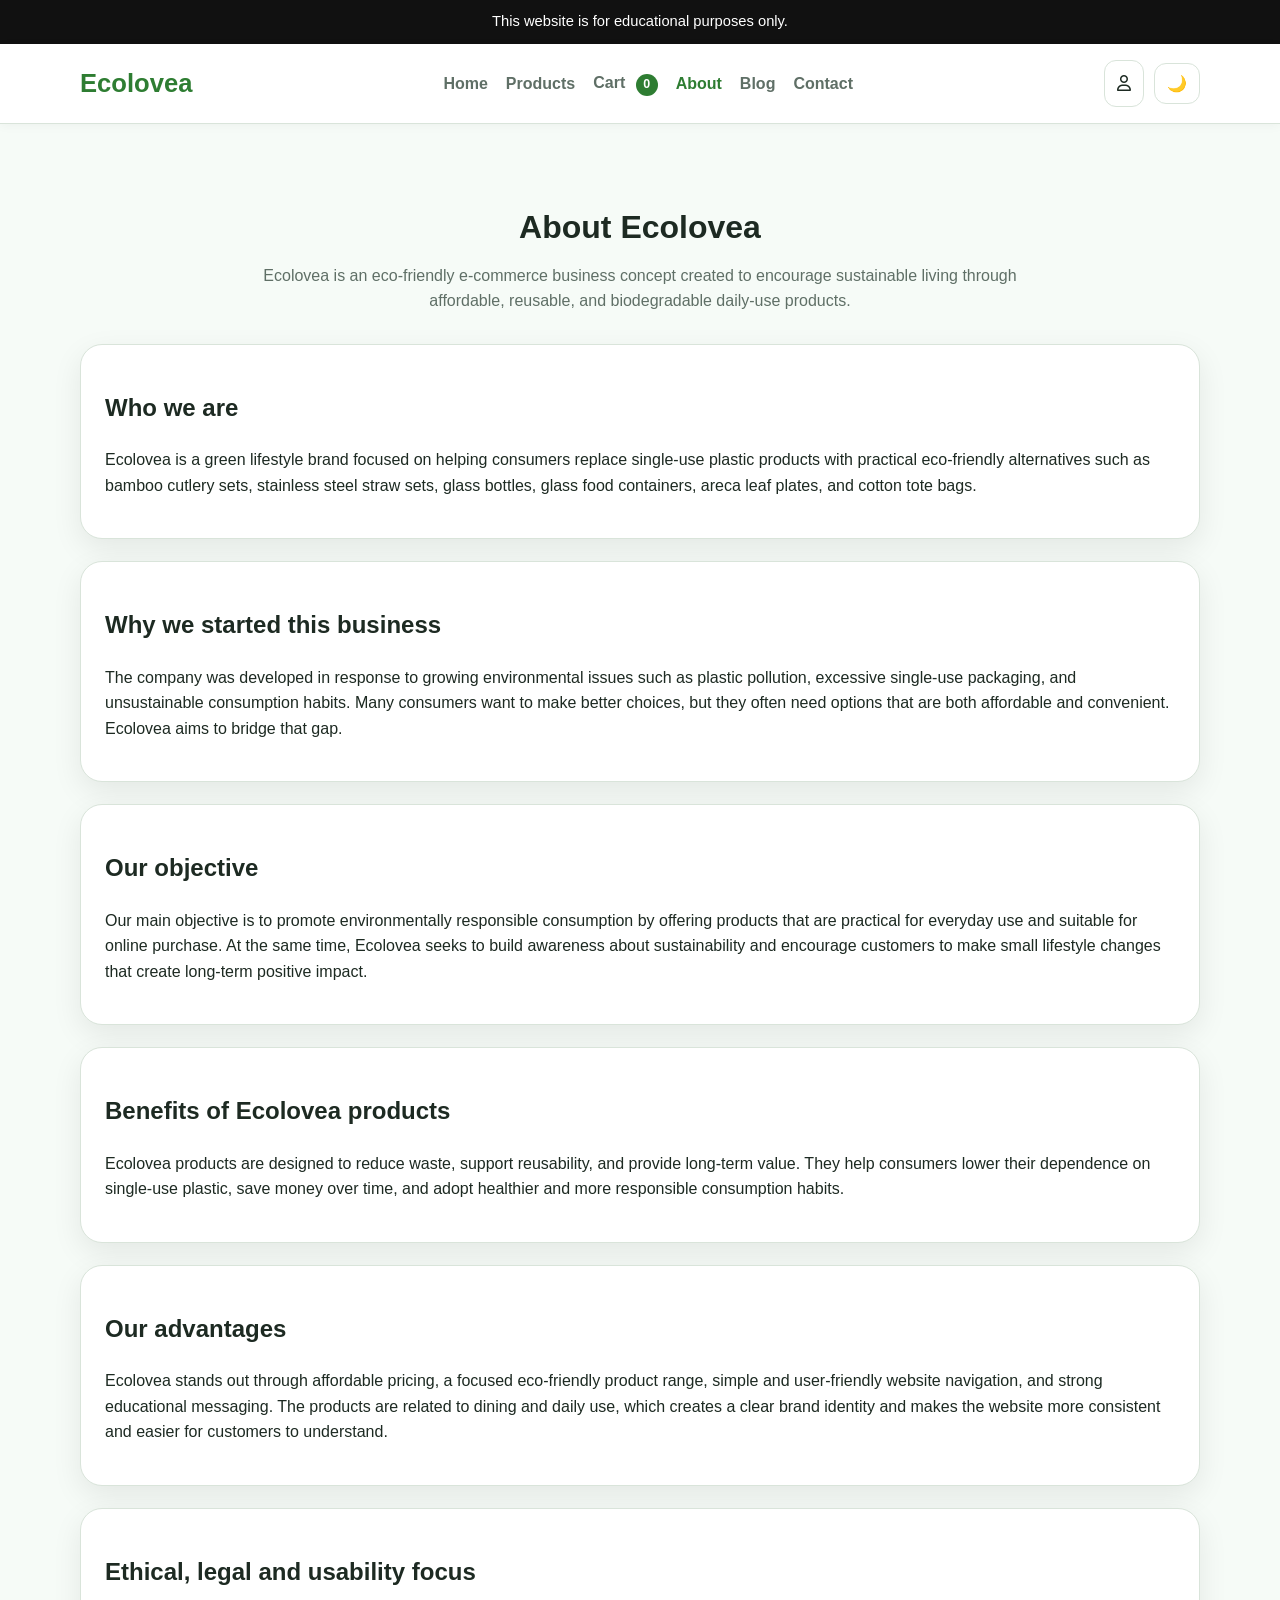
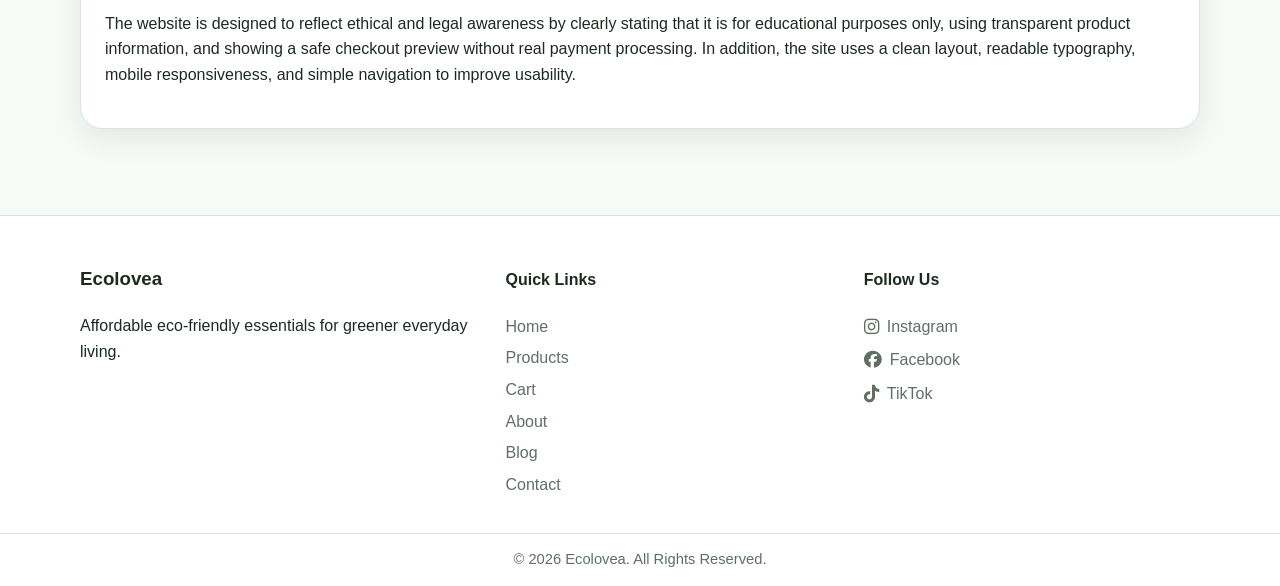
<file: about.html>
<!DOCTYPE html>
<html lang="en">
<head>
  <meta charset="UTF-8" />
  <meta name="viewport" content="width=device-width, initial-scale=1.0" />
  <title>Ecolovea | About</title>
  <link rel="stylesheet" href="style.css" />
  <link
    rel="stylesheet"
    href="https://cdnjs.cloudflare.com/ajax/libs/font-awesome/6.5.2/css/all.min.css"
  />
</head>
<body>
  <div class="top-disclaimer">
    This website is for educational purposes only.
  </div>

  <header class="site-header">
    <div class="container nav-wrap">
      <a href="index.html" class="brand">Ecolovea</a>

      <nav class="nav" id="navMenu">
        <a href="index.html">Home</a>
        <a href="products.html">Products</a>
        <a href="cart.html">Cart <span id="cartCount" class="cart-count">0</span></a>
        <a href="about.html" class="active">About</a>
        <a href="blog.html">Blog</a>
        <a href="contact.html">Contact</a>
      </nav>

      <div class="nav-actions">
        <a href="login.html" class="account-link" aria-label="User account">
          <i class="fa-regular fa-user"></i>
        </a>
        <button class="theme-btn" id="themeToggle" aria-label="Toggle dark mode">🌙</button>
        <button class="menu-btn" id="menuToggle" aria-label="Open menu">☰</button>
      </div>
    </div>
  </header>

  <main class="section">
    <div class="container">
      <div class="section-title">
        <h1>About Ecolovea</h1>
        <p>
          Ecolovea is an eco-friendly e-commerce business concept created to encourage
          sustainable living through affordable, reusable, and biodegradable daily-use products.
        </p>
      </div>

      <div class="about-grid">
        <article class="info-box">
          <h2>Who we are</h2>
          <p>
            Ecolovea is a green lifestyle brand focused on helping consumers replace
            single-use plastic products with practical eco-friendly alternatives such as
            bamboo cutlery sets, stainless steel straw sets, glass bottles, glass food containers,
            areca leaf plates, and cotton tote bags.
          </p>
        </article>

        <article class="info-box">
          <h2>Why we started this business</h2>
          <p>
            The company was developed in response to growing environmental issues such as
            plastic pollution, excessive single-use packaging, and unsustainable consumption habits.
            Many consumers want to make better choices, but they often need options that are both
            affordable and convenient. Ecolovea aims to bridge that gap.
          </p>
        </article>

        <article class="info-box">
          <h2>Our objective</h2>
          <p>
            Our main objective is to promote environmentally responsible consumption by offering
            products that are practical for everyday use and suitable for online purchase. At the same
            time, Ecolovea seeks to build awareness about sustainability and encourage customers to
            make small lifestyle changes that create long-term positive impact.
          </p>
        </article>

        <article class="info-box">
          <h2>Benefits of Ecolovea products</h2>
          <p>
            Ecolovea products are designed to reduce waste, support reusability, and provide
            long-term value. They help consumers lower their dependence on single-use plastic,
            save money over time, and adopt healthier and more responsible consumption habits.
          </p>
        </article>

        <article class="info-box">
          <h2>Our advantages</h2>
          <p>
            Ecolovea stands out through affordable pricing, a focused eco-friendly product range,
            simple and user-friendly website navigation, and strong educational messaging. The
            products are related to dining and daily use, which creates a clear brand identity and
            makes the website more consistent and easier for customers to understand.
          </p>
        </article>

        <article class="info-box">
          <h2>Ethical, legal and usability focus</h2>
          <p>
            The website is designed to reflect ethical and legal awareness by clearly stating that it is
            for educational purposes only, using transparent product information, and showing a safe
            checkout preview without real payment processing. In addition, the site uses a clean layout,
            readable typography, mobile responsiveness, and simple navigation to improve usability.
          </p>
        </article>
      </div>
    </div>
  </main>

  <footer class="site-footer">
    <div class="container footer-grid">
      <div>
        <h3>Ecolovea</h3>
        <p>Affordable eco-friendly essentials for greener everyday living.</p>
      </div>

      <div>
        <h4>Quick Links</h4>
        <a href="index.html">Home</a>
        <a href="products.html">Products</a>
        <a href="cart.html">Cart</a>
        <a href="about.html">About</a>
        <a href="blog.html">Blog</a>
        <a href="contact.html">Contact</a>
      </div>

      <div>
        <h4>Follow Us</h4>
        <div class="social-icons">
          <a href="https://www.instagram.com/" target="_blank" rel="noopener" aria-label="Instagram">
            <i class="fa-brands fa-instagram"></i> Instagram
          </a>
          <a href="https://www.facebook.com/" target="_blank" rel="noopener" aria-label="Facebook">
            <i class="fa-brands fa-facebook"></i> Facebook
          </a>
          <a href="https://www.tiktok.com/" target="_blank" rel="noopener" aria-label="TikTok">
            <i class="fa-brands fa-tiktok"></i> TikTok
          </a>
        </div>
      </div>
    </div>

    <div class="footer-bottom">
      <p>© 2026 Ecolovea. All Rights Reserved.</p>
    </div>
  </footer>

  <script src="script.js"></script>
</body>
</html>
</file>
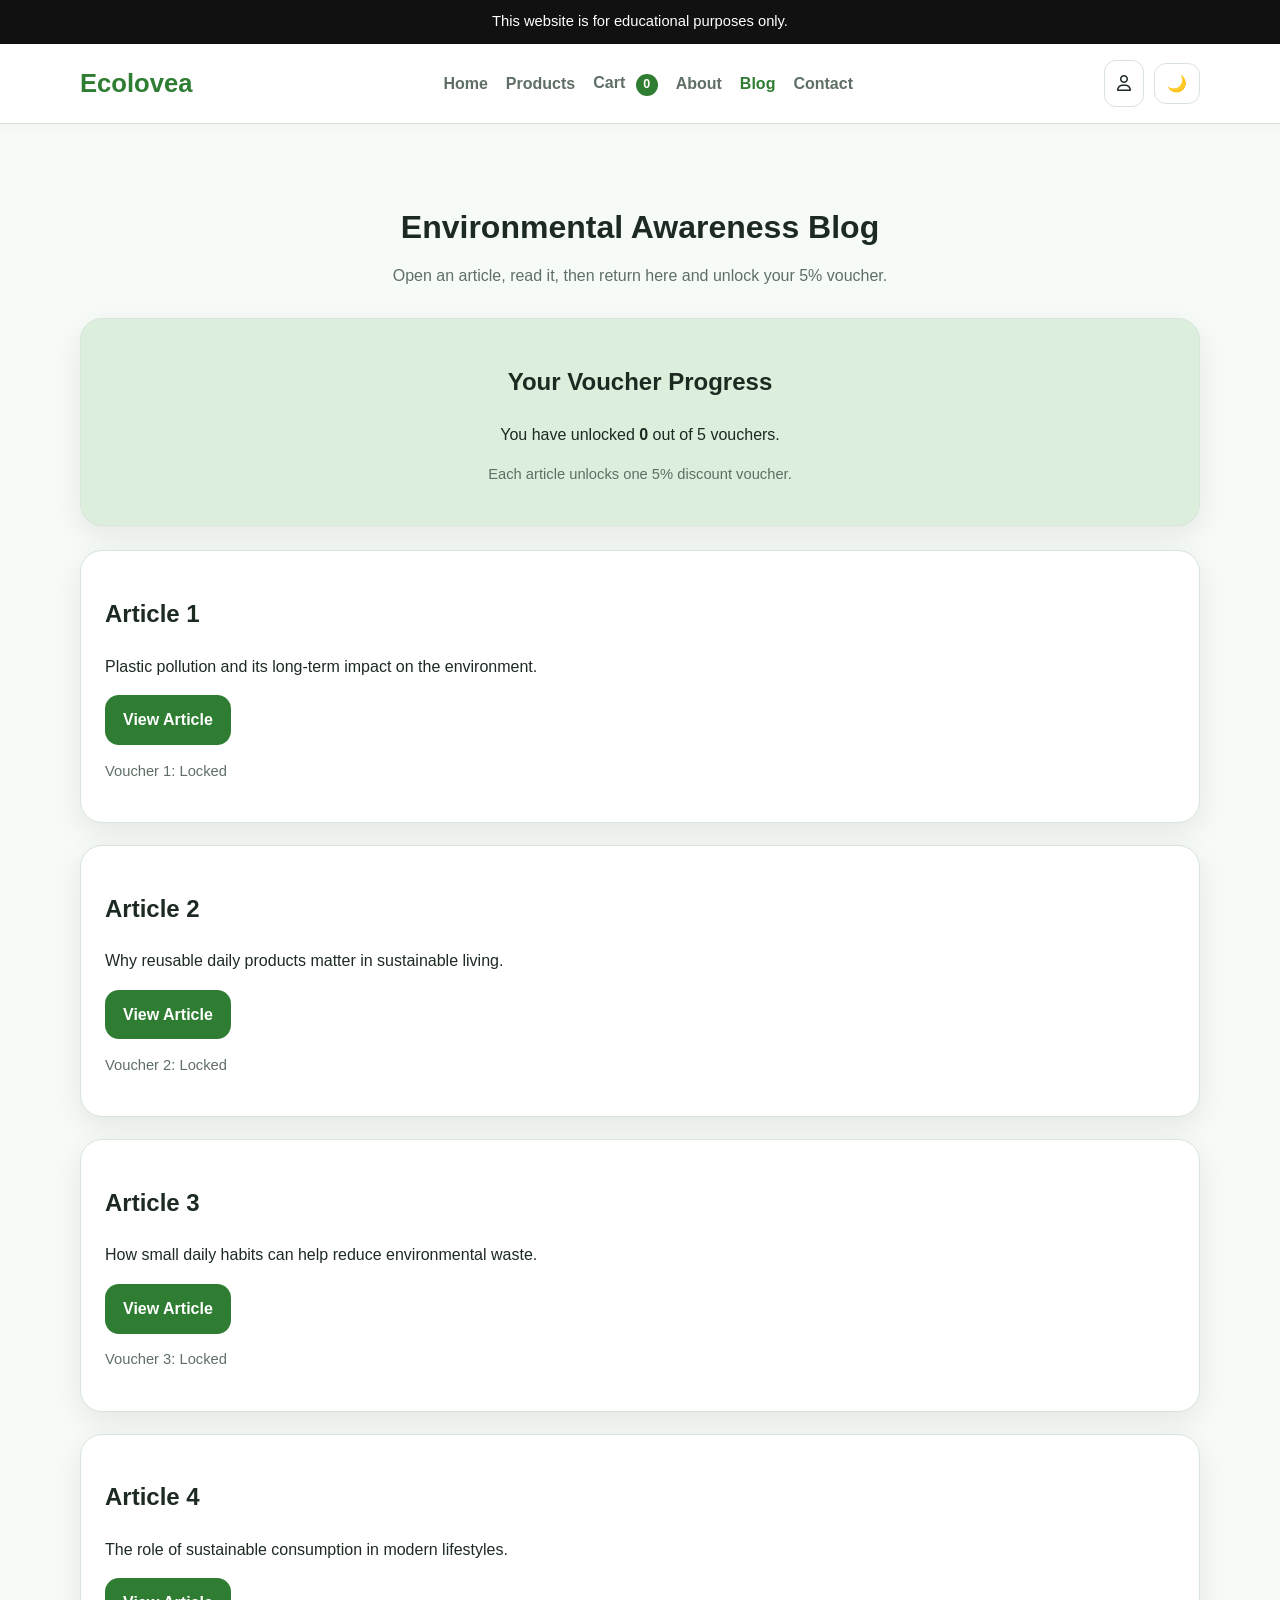
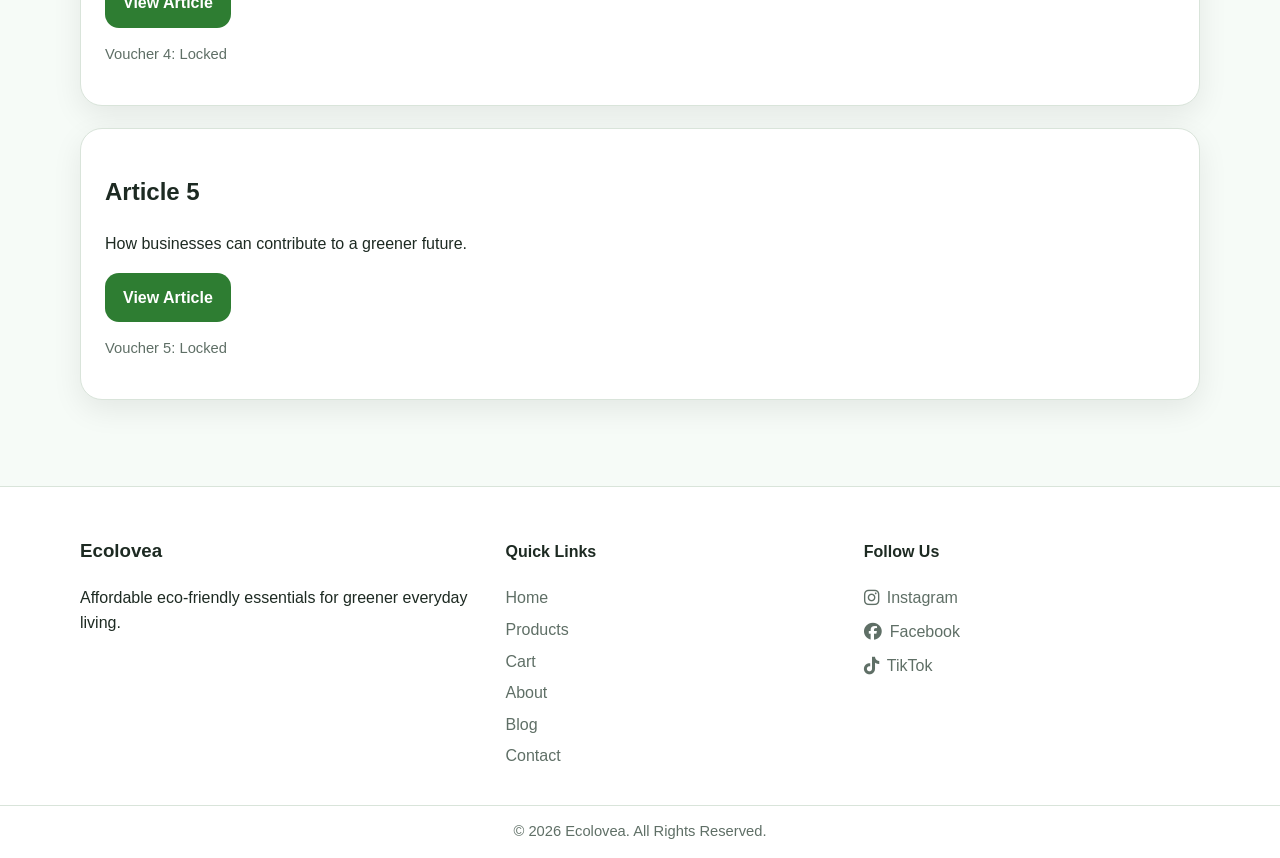
<file: blog.html>
<!DOCTYPE html>
<html lang="en">
<head>
  <meta charset="UTF-8" />
  <meta name="viewport" content="width=device-width, initial-scale=1.0" />
  <title>Ecolovea | Blog</title>
  <link rel="stylesheet" href="style.css" />
  <link
    rel="stylesheet"
    href="https://cdnjs.cloudflare.com/ajax/libs/font-awesome/6.5.2/css/all.min.css"
  />
</head>
<body>
  <div class="top-disclaimer">
    This website is for educational purposes only.
  </div>

  <header class="site-header">
    <div class="container nav-wrap">
      <a href="index.html" class="brand">Ecolovea</a>

      <nav class="nav" id="navMenu">
        <a href="index.html">Home</a>
        <a href="products.html">Products</a>
        <a href="cart.html">Cart <span id="cartCount" class="cart-count">0</span></a>
        <a href="about.html">About</a>
        <a href="blog.html" class="active">Blog</a>
        <a href="contact.html">Contact</a>
      </nav>

      <div class="nav-actions">
        <a href="login.html" class="account-link" aria-label="User account">
          <i class="fa-regular fa-user"></i>
        </a>
        <button class="theme-btn" id="themeToggle" aria-label="Toggle dark mode">🌙</button>
        <button class="menu-btn" id="menuToggle" aria-label="Open menu">☰</button>
      </div>
    </div>
  </header>

  <main class="section">
    <div class="container">
      <div class="section-title">
        <h1>Environmental Awareness Blog</h1>
        <p>
          Open an article, read it, then return here and unlock your 5% voucher.
        </p>
      </div>

      <div class="voucher-banner">
        <h2>Your Voucher Progress</h2>
        <p>You have unlocked <strong><span id="voucherCount">0</span></strong> out of 5 vouchers.</p>
        <p class="small-note">Each article unlocks one 5% discount voucher.</p>
      </div>

      <div class="about-grid">
        <article class="info-box">
          <h2>Article 1</h2>
          <p>Plastic pollution and its long-term impact on the environment.</p>
          <a
            class="btn btn-primary"
            href="https://www.unep.org/plastic-pollution"
            target="_blank"
            rel="noopener"
            onclick="markArticleOpened(1)"
          >
            View Article
          </a>
          <button class="btn btn-secondary article-unlock-btn hidden" id="unlockBtn1" onclick="unlockVoucherAfterView(1)">
            Unlock Voucher
          </button>
          <p id="voucher1" class="voucher-status">Voucher 1: Locked</p>
          <div id="voucherBox1" class="voucher-box hidden">
            <strong>Voucher Code:</strong> ECO5A1
          </div>
        </article>

        <article class="info-box">
          <h2>Article 2</h2>
          <p>Why reusable daily products matter in sustainable living.</p>
          <a
            class="btn btn-primary"
            href="https://www.worldwildlife.org/threats/plastic-pollution"
            target="_blank"
            rel="noopener"
            onclick="markArticleOpened(2)"
          >
            View Article
          </a>
          <button class="btn btn-secondary article-unlock-btn hidden" id="unlockBtn2" onclick="unlockVoucherAfterView(2)">
            Unlock Voucher
          </button>
          <p id="voucher2" class="voucher-status">Voucher 2: Locked</p>
          <div id="voucherBox2" class="voucher-box hidden">
            <strong>Voucher Code:</strong> ECO5A2
          </div>
        </article>

        <article class="info-box">
          <h2>Article 3</h2>
          <p>How small daily habits can help reduce environmental waste.</p>
          <a
            class="btn btn-primary"
            href="https://www.nationalgeographic.com/environment/article/plastic-pollution"
            target="_blank"
            rel="noopener"
            onclick="markArticleOpened(3)"
          >
            View Article
          </a>
          <button class="btn btn-secondary article-unlock-btn hidden" id="unlockBtn3" onclick="unlockVoucherAfterView(3)">
            Unlock Voucher
          </button>
          <p id="voucher3" class="voucher-status">Voucher 3: Locked</p>
          <div id="voucherBox3" class="voucher-box hidden">
            <strong>Voucher Code:</strong> ECO5A3
          </div>
        </article>

        <article class="info-box">
          <h2>Article 4</h2>
          <p>The role of sustainable consumption in modern lifestyles.</p>
          <a
            class="btn btn-primary"
            href="https://www.un.org/sustainabledevelopment/sustainable-consumption-production/"
            target="_blank"
            rel="noopener"
            onclick="markArticleOpened(4)"
          >
            View Article
          </a>
          <button class="btn btn-secondary article-unlock-btn hidden" id="unlockBtn4" onclick="unlockVoucherAfterView(4)">
            Unlock Voucher
          </button>
          <p id="voucher4" class="voucher-status">Voucher 4: Locked</p>
          <div id="voucherBox4" class="voucher-box hidden">
            <strong>Voucher Code:</strong> ECO5A4
          </div>
        </article>

        <article class="info-box">
          <h2>Article 5</h2>
          <p>How businesses can contribute to a greener future.</p>
          <a
            class="btn btn-primary"
            href="https://www.renewableinstitute.org/corporate-sustainability-renewable-energy-how-businesses-are-transitioning-to-a-greener-future/"
            target="_blank"
            rel="noopener"
            onclick="markArticleOpened(5)"
          >
            View Article
          </a>
          <button class="btn btn-secondary article-unlock-btn hidden" id="unlockBtn5" onclick="unlockVoucherAfterView(5)">
            Unlock Voucher
          </button>
          <p id="voucher5" class="voucher-status">Voucher 5: Locked</p>
          <div id="voucherBox5" class="voucher-box hidden">
            <strong>Voucher Code:</strong> ECO5A5
          </div>
        </article>
      </div>
    </div>
  </main>

  <footer class="site-footer">
    <div class="container footer-grid">
      <div>
        <h3>Ecolovea</h3>
        <p>Affordable eco-friendly essentials for greener everyday living.</p>
      </div>

      <div>
        <h4>Quick Links</h4>
        <a href="index.html">Home</a>
        <a href="products.html">Products</a>
        <a href="cart.html">Cart</a>
        <a href="about.html">About</a>
        <a href="blog.html">Blog</a>
        <a href="contact.html">Contact</a>
      </div>

      <div>
        <h4>Follow Us</h4>
        <div class="social-icons">
          <a href="https://www.instagram.com/" target="_blank" rel="noopener" aria-label="Instagram">
            <i class="fa-brands fa-instagram"></i> Instagram
          </a>
          <a href="https://www.facebook.com/" target="_blank" rel="noopener" aria-label="Facebook">
            <i class="fa-brands fa-facebook"></i> Facebook
          </a>
          <a href="https://www.tiktok.com/" target="_blank" rel="noopener" aria-label="TikTok">
            <i class="fa-brands fa-tiktok"></i> TikTok
          </a>
        </div>
      </div>
    </div>

    <div class="footer-bottom">
      <p>© 2026 Ecolovea. All Rights Reserved.</p>
    </div>
  </footer>

  <div class="toast" id="toast"></div>

  <script src="script.js"></script>
</body>
</html>
</file>
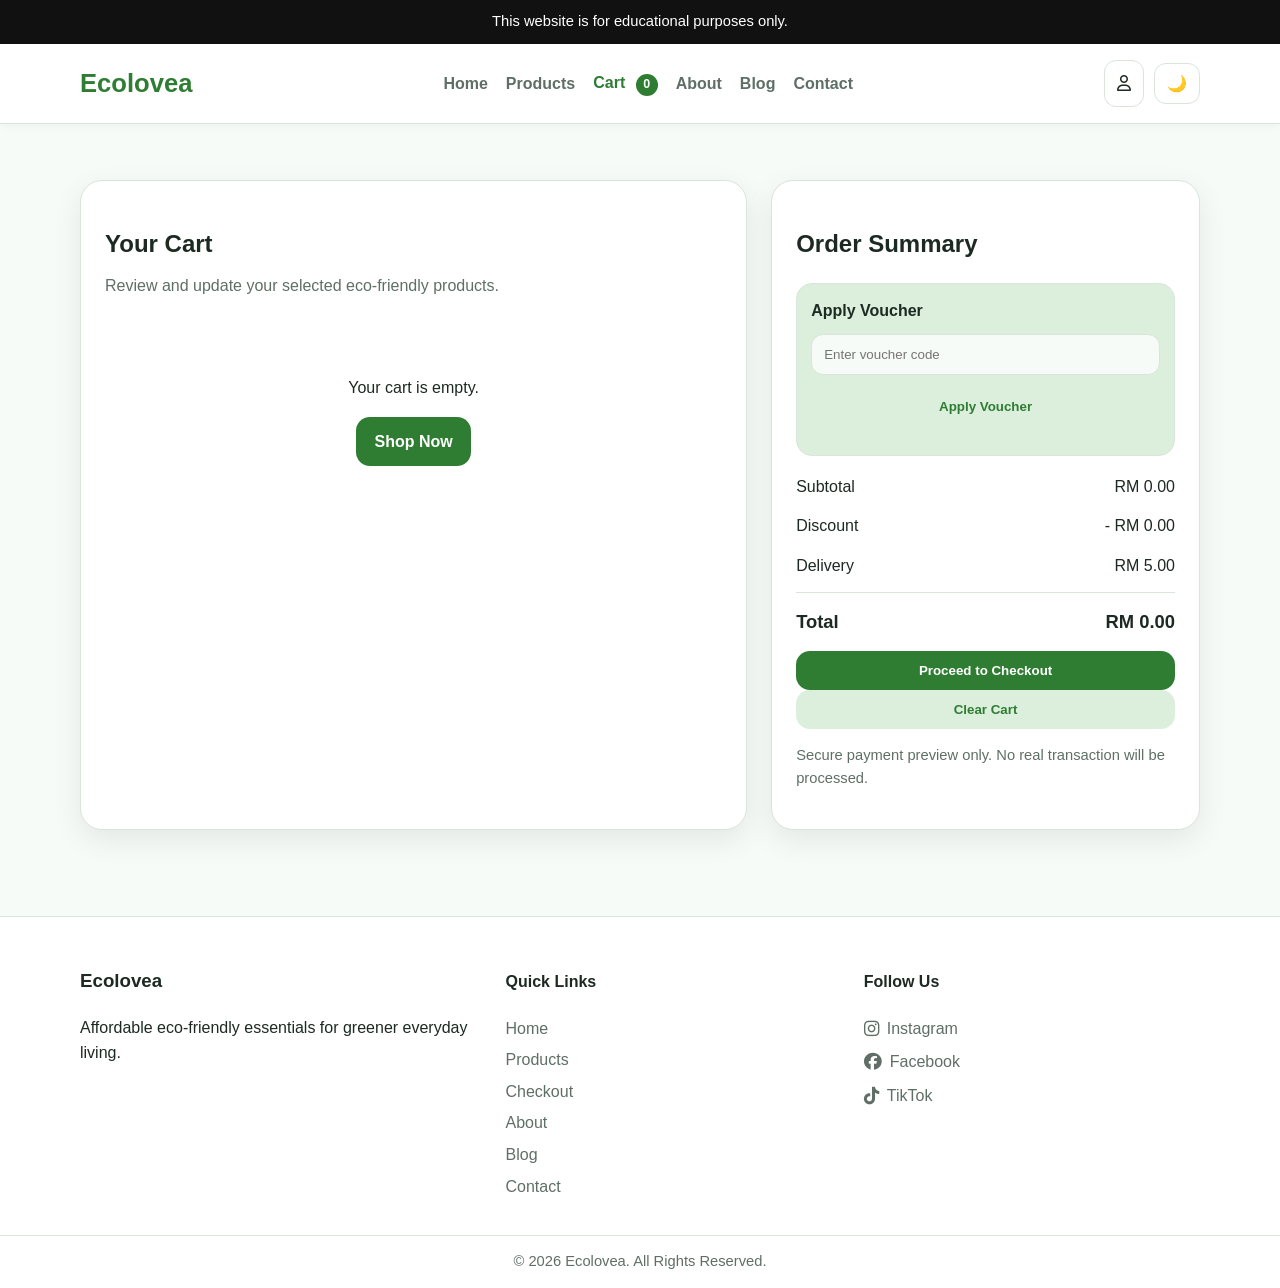
<file: cart.html>
<!DOCTYPE html>
<html lang="en">
<head>
  <meta charset="UTF-8" />
  <meta name="viewport" content="width=device-width, initial-scale=1.0" />
  <title>Ecolovea | Cart</title>
  <link rel="stylesheet" href="style.css" />
  <link
    rel="stylesheet"
    href="https://cdnjs.cloudflare.com/ajax/libs/font-awesome/6.5.2/css/all.min.css"
  />
</head>
<body>
  <div class="top-disclaimer">
    This website is for educational purposes only.
  </div>

  <header class="site-header">
    <div class="container nav-wrap">
      <a href="index.html" class="brand">Ecolovea</a>

      <nav class="nav" id="navMenu">
        <a href="index.html">Home</a>
        <a href="products.html">Products</a>
        <a href="cart.html" class="active">Cart <span id="cartCount" class="cart-count">0</span></a>
        <a href="about.html">About</a>
        <a href="blog.html">Blog</a>
        <a href="contact.html">Contact</a>
      </nav>

      <div class="nav-actions">
        <a href="login.html" class="account-link" aria-label="User account">
          <i class="fa-regular fa-user"></i>
        </a>
        <button class="theme-btn" id="themeToggle" aria-label="Toggle dark mode">🌙</button>
        <button class="menu-btn" id="menuToggle" aria-label="Open menu">☰</button>
      </div>
    </div>
  </header>

  <main class="section">
    <div class="container cart-layout">
      <section class="cart-panel">
        <div class="section-title left-align">
          <h1>Your Cart</h1>
          <p>Review and update your selected eco-friendly products.</p>
        </div>

        <div id="cartItems" class="cart-items"></div>

        <div id="emptyCart" class="empty-state hidden">
          <p>Your cart is empty.</p>
          <a href="products.html" class="btn btn-primary">Shop Now</a>
        </div>
      </section>

      <aside class="summary-panel">
        <h2>Order Summary</h2>

        <div class="voucher-apply-box">
          <label for="voucherCode"><strong>Apply Voucher</strong></label>
          <input type="text" id="voucherCode" placeholder="Enter voucher code" />
          <button class="btn btn-secondary full-width" onclick="applyVoucher()">Apply Voucher</button>
          <p id="voucherMessage" class="small-note"></p>
        </div>

        <div class="summary-row">
          <span>Subtotal</span>
          <span id="subtotal">RM 0.00</span>
        </div>

        <div class="summary-row">
          <span>Discount</span>
          <span id="discountAmount">RM 0.00</span>
        </div>

        <div class="summary-row">
          <span>Delivery</span>
          <span id="deliveryFee">RM 5.00</span>
        </div>

        <div class="summary-row total-row">
          <span>Total</span>
          <span id="totalPrice">RM 0.00</span>
        </div>

        <button class="btn btn-primary full-width" onclick="openCartCheckoutNotice()">
          Proceed to Checkout
        </button>

        <button class="btn btn-secondary full-width" onclick="clearCart()">Clear Cart</button>

        <p class="small-note">
          Secure payment preview only. No real transaction will be processed.
        </p>
      </aside>
    </div>
  </main>

  <div class="modal hidden" id="cartCheckoutModal">
    <div class="modal-content">
      <h2>Educational Purpose Notice</h2>
      <p>This website is only for educational purpose.</p>
      <button class="btn btn-primary" onclick="goToCheckoutFromCart()">OK</button>
    </div>
  </div>

  <footer class="site-footer">
    <div class="container footer-grid">
      <div>
        <h3>Ecolovea</h3>
        <p>Affordable eco-friendly essentials for greener everyday living.</p>
      </div>

      <div>
        <h4>Quick Links</h4>
        <a href="index.html">Home</a>
        <a href="products.html">Products</a>
        <a href="checkout.html">Checkout</a>
        <a href="about.html">About</a>
        <a href="blog.html">Blog</a>
        <a href="contact.html">Contact</a>
      </div>

      <div>
        <h4>Follow Us</h4>
        <div class="social-icons">
          <a href="https://www.instagram.com/" target="_blank" rel="noopener" aria-label="Instagram">
            <i class="fa-brands fa-instagram"></i> Instagram
          </a>
          <a href="https://www.facebook.com/" target="_blank" rel="noopener" aria-label="Facebook">
            <i class="fa-brands fa-facebook"></i> Facebook
          </a>
          <a href="https://www.tiktok.com/" target="_blank" rel="noopener" aria-label="TikTok">
            <i class="fa-brands fa-tiktok"></i> TikTok
          </a>
        </div>
      </div>
    </div>

    <div class="footer-bottom">
      <p>© 2026 Ecolovea. All Rights Reserved.</p>
    </div>
  </footer>

  <div class="toast" id="toast"></div>

  <script src="script.js"></script>
</body>
</html>
</file>
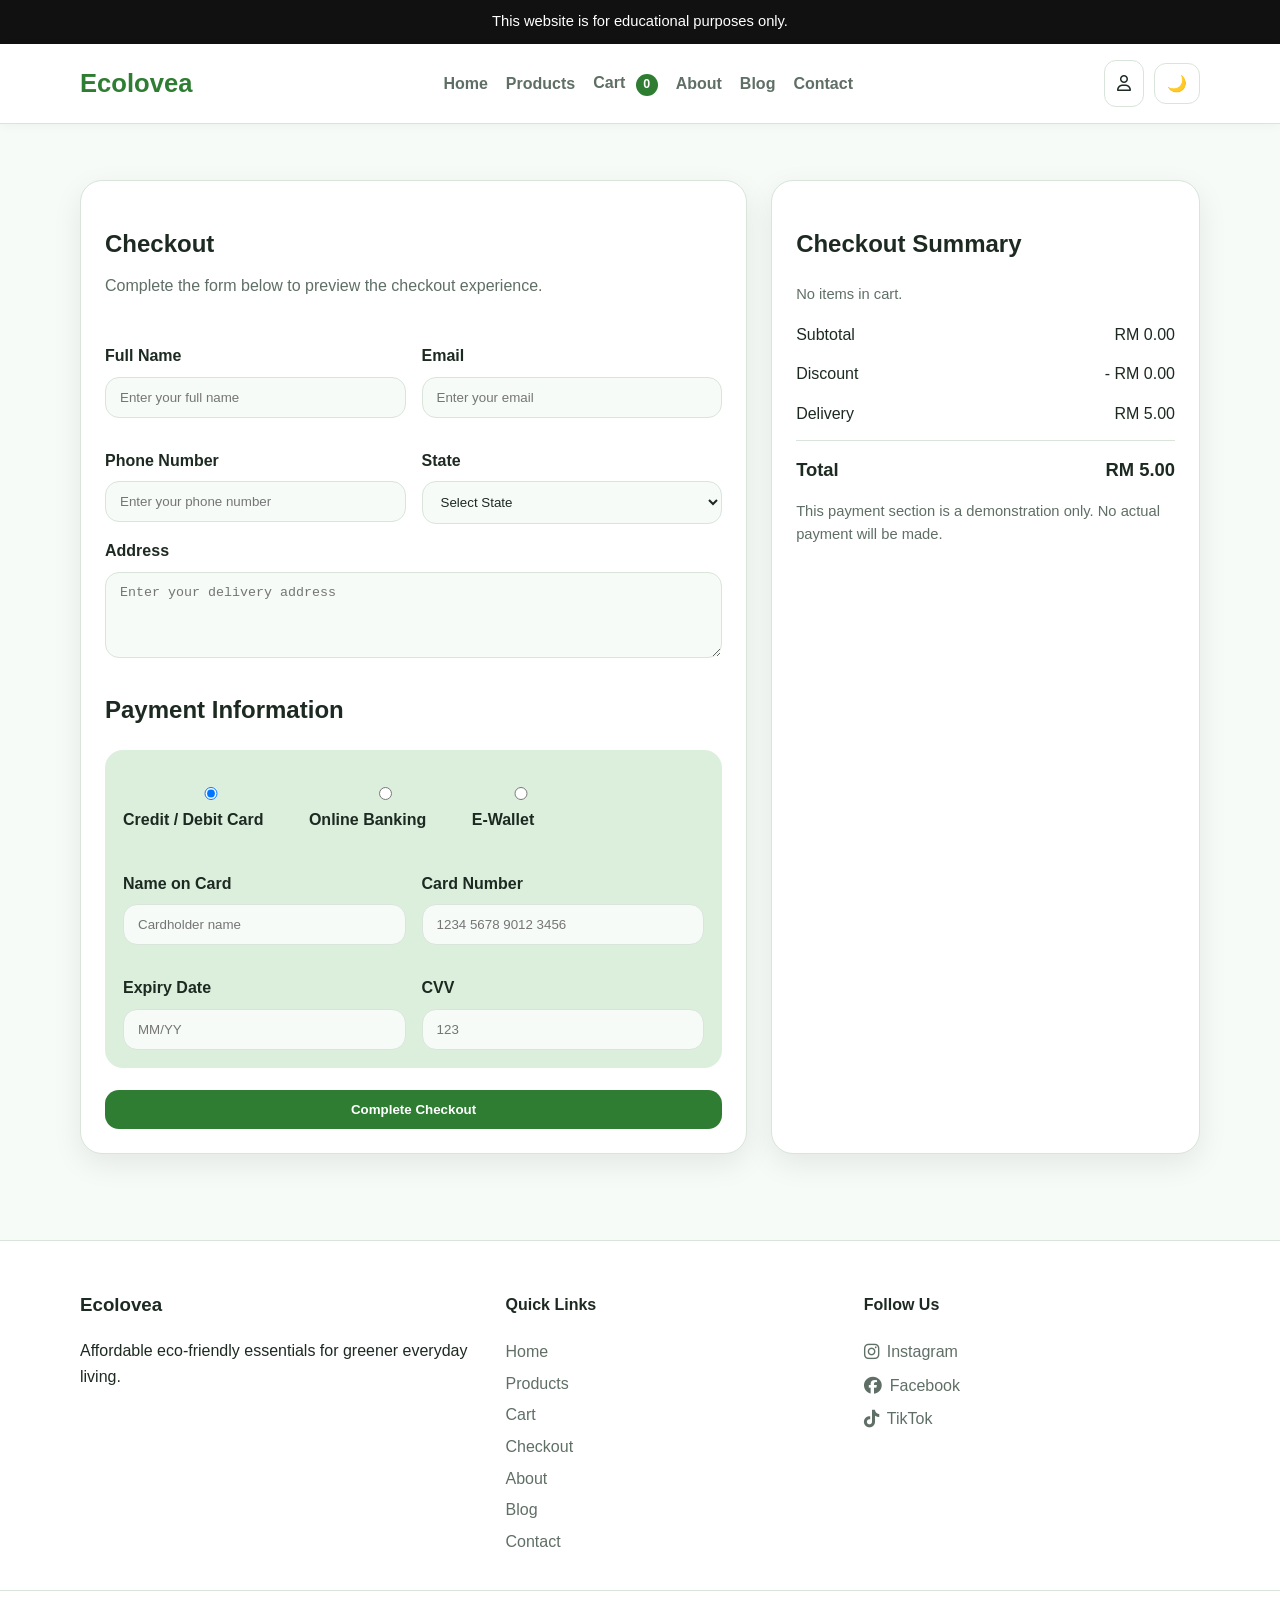
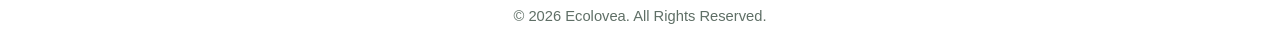
<file: checkout.html>
<!DOCTYPE html>
<html lang="en">
<head>
  <meta charset="UTF-8" />
  <meta name="viewport" content="width=device-width, initial-scale=1.0" />
  <title>Ecolovea | Checkout</title>
  <link rel="stylesheet" href="style.css" />
  <link
    rel="stylesheet"
    href="https://cdnjs.cloudflare.com/ajax/libs/font-awesome/6.5.2/css/all.min.css"
  />
</head>
<body>
  <div class="top-disclaimer">
    This website is for educational purposes only.
  </div>

  <header class="site-header">
    <div class="container nav-wrap">
      <a href="index.html" class="brand">Ecolovea</a>

      <nav class="nav" id="navMenu">
        <a href="index.html">Home</a>
        <a href="products.html">Products</a>
        <a href="cart.html">Cart <span id="cartCount" class="cart-count">0</span></a>
        <a href="about.html">About</a>
        <a href="blog.html">Blog</a>
        <a href="contact.html">Contact</a>
      </nav>

      <div class="nav-actions">
        <a href="login.html" class="account-link" aria-label="User account">
          <i class="fa-regular fa-user"></i>
        </a>
        <button class="theme-btn" id="themeToggle" aria-label="Toggle dark mode">🌙</button>
        <button class="menu-btn" id="menuToggle" aria-label="Open menu">☰</button>
      </div>
    </div>
  </header>

  <main class="section">
    <div class="container checkout-layout">
      <section class="checkout-form-panel">
        <div class="section-title left-align">
          <h1>Checkout</h1>
          <p>Complete the form below to preview the checkout experience.</p>
        </div>

        <form class="checkout-form" onsubmit="handleFakeCheckout(event)">
          <div class="form-grid">
            <div>
              <label for="fullName">Full Name</label>
              <input type="text" id="fullName" placeholder="Enter your full name" required />
            </div>

            <div>
              <label for="email">Email</label>
              <input type="email" id="email" placeholder="Enter your email" required />
            </div>

            <div>
              <label for="phone">Phone Number</label>
              <input type="text" id="phone" placeholder="Enter your phone number" required />
            </div>

            <div>
              <label for="state">State</label>
              <select id="state" required>
                <option value="">Select State</option>
                <option>Kuala Lumpur</option>
                <option>Johor</option>
                <option>Melaka</option>
                <option>Kedah</option>
                <option>Kelantan</option>
                <option>Negeri Sembilan</option>
                <option>Pahang</option>
                <option>Penang</option>
                <option>Perak</option>
                <option>Selangor</option>
                <option>Terengganu</option>
                <option>Perlis</option>
              </select>
            </div>
          </div>

          <label for="address">Address</label>
          <textarea id="address" rows="4" placeholder="Enter your delivery address" required></textarea>

          <h2 class="payment-title">Payment Information</h2>

          <div class="fake-payment-box">
            <div class="payment-methods">
              <label><input type="radio" name="payment" checked /> Credit / Debit Card</label>
              <label><input type="radio" name="payment" /> Online Banking</label>
              <label><input type="radio" name="payment" /> E-Wallet</label>
            </div>

            <div class="form-grid">
              <div>
                <label for="cardName">Name on Card</label>
                <input type="text" id="cardName" placeholder="Cardholder name" />
              </div>

              <div>
                <label for="cardNumber">Card Number</label>
                <input type="text" id="cardNumber" placeholder="1234 5678 9012 3456" />
              </div>

              <div>
                <label for="expiry">Expiry Date</label>
                <input type="text" id="expiry" placeholder="MM/YY" />
              </div>

              <div>
                <label for="cvv">CVV</label>
                <input type="text" id="cvv" placeholder="123" />
              </div>
            </div>
          </div>

          <button type="submit" class="btn btn-primary full-width">Complete Checkout</button>
        </form>
      </section>

      <aside class="summary-panel">
        <h2>Checkout Summary</h2>
        <div id="checkoutItems" class="mini-cart-list"></div>

        <div class="summary-row">
          <span>Subtotal</span>
          <span id="checkoutSubtotal">RM 0.00</span>
        </div>
        <div class="summary-row">
          <span>Discount</span>
          <span id="checkoutDiscount">RM 0.00</span>
        </div>
        <div class="summary-row">
          <span>Delivery</span>
          <span>RM 5.00</span>
        </div>
        <div class="summary-row total-row">
          <span>Total</span>
          <span id="checkoutTotal">RM 0.00</span>
        </div>

        <p class="small-note">
          This payment section is a demonstration only. No actual payment will be made.
        </p>
      </aside>
    </div>
  </main>

  <div class="modal hidden" id="checkoutModal">
    <div class="modal-content">
      <h2>Educational Purpose Notice</h2>
      <p>This website is only for educational purpose.</p>
      <button class="btn btn-primary" onclick="closeModal()">OK</button>
    </div>
  </div>

  <footer class="site-footer">
    <div class="container footer-grid">
      <div>
        <h3>Ecolovea</h3>
        <p>Affordable eco-friendly essentials for greener everyday living.</p>
      </div>

      <div>
        <h4>Quick Links</h4>
        <a href="index.html">Home</a>
        <a href="products.html">Products</a>
        <a href="cart.html">Cart</a>
        <a href="checkout.html">Checkout</a>
        <a href="about.html">About</a>
        <a href="blog.html">Blog</a>
        <a href="contact.html">Contact</a>
      </div>

      <div>
        <h4>Follow Us</h4>
        <div class="social-icons">
          <a href="https://www.instagram.com/" target="_blank" rel="noopener" aria-label="Instagram">
            <i class="fa-brands fa-instagram"></i> Instagram
          </a>
          <a href="https://www.facebook.com/" target="_blank" rel="noopener" aria-label="Facebook">
            <i class="fa-brands fa-facebook"></i> Facebook
          </a>
          <a href="https://www.tiktok.com/" target="_blank" rel="noopener" aria-label="TikTok">
            <i class="fa-brands fa-tiktok"></i> TikTok
          </a>
        </div>
      </div>
    </div>

    <div class="footer-bottom">
      <p>© 2026 Ecolovea. All Rights Reserved.</p>
    </div>
  </footer>

  <script src="script.js"></script>
</body>
</html>
</file>
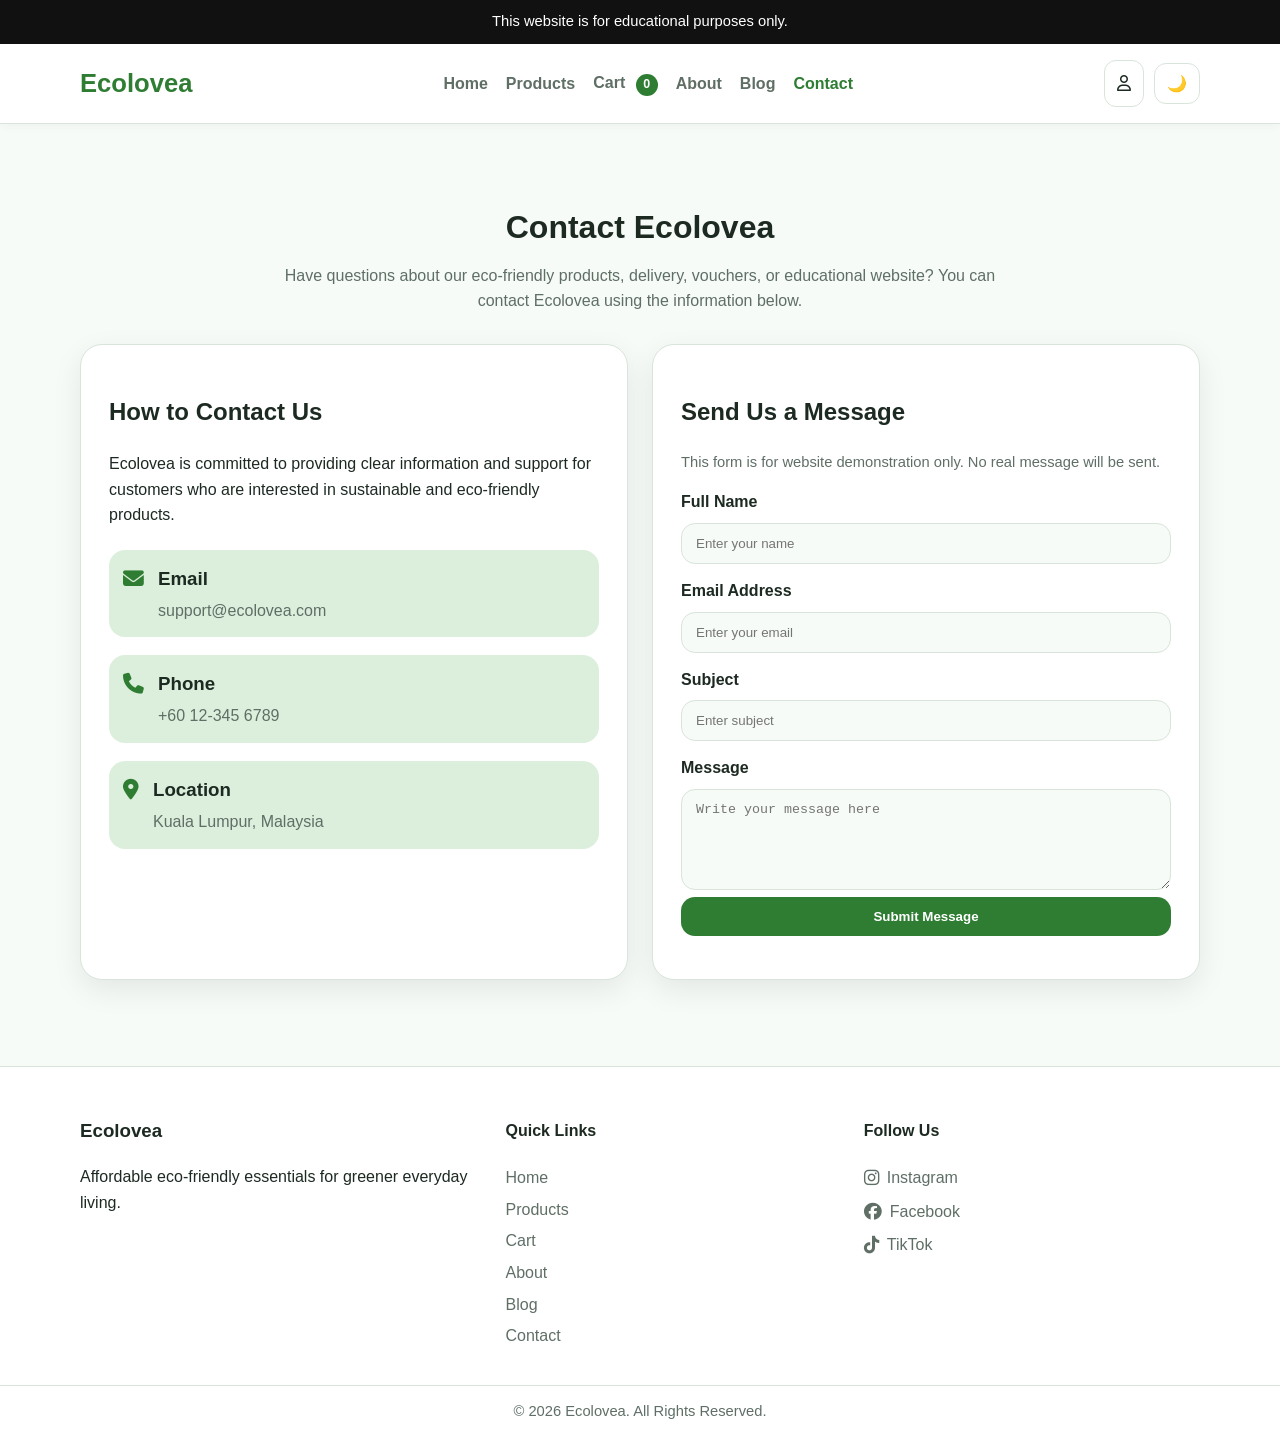
<file: contact.html>
<!DOCTYPE html>
<html lang="en">
<head>
  <meta charset="UTF-8" />
  <meta name="viewport" content="width=device-width, initial-scale=1.0" />
  <title>Ecolovea | Contact</title>
  <link rel="stylesheet" href="style.css" />
  <link
    rel="stylesheet"
    href="https://cdnjs.cloudflare.com/ajax/libs/font-awesome/6.5.2/css/all.min.css"
  />
</head>
<body>
  <div class="top-disclaimer">
    This website is for educational purposes only.
  </div>

  <header class="site-header">
    <div class="container nav-wrap">
      <a href="index.html" class="brand">Ecolovea</a>

      <nav class="nav" id="navMenu">
        <a href="index.html">Home</a>
        <a href="products.html">Products</a>
        <a href="cart.html">Cart <span id="cartCount" class="cart-count">0</span></a>
        <a href="about.html">About</a>
        <a href="blog.html">Blog</a>
        <a href="contact.html" class="active">Contact</a>
      </nav>

      <div class="nav-actions">
        <a href="login.html" class="account-link" aria-label="User account">
          <i class="fa-regular fa-user"></i>
        </a>
        <button class="theme-btn" id="themeToggle" aria-label="Toggle dark mode">🌙</button>
        <button class="menu-btn" id="menuToggle" aria-label="Open menu">☰</button>
      </div>
    </div>
  </header>

  <main class="section">
    <div class="container">
      <div class="section-title">
        <h1>Contact Ecolovea</h1>
        <p>
          Have questions about our eco-friendly products, delivery, vouchers, or educational website?
          You can contact Ecolovea using the information below.
        </p>
      </div>

      <div class="contact-layout">
        <section class="contact-card">
          <h2>How to Contact Us</h2>
          <p>
            Ecolovea is committed to providing clear information and support for customers who are
            interested in sustainable and eco-friendly products.
          </p>

          <div class="contact-info-list">
            <div class="contact-info-item">
              <i class="fa-solid fa-envelope"></i>
              <div>
                <h3>Email</h3>
                <p>support@ecolovea.com</p>
              </div>
            </div>

            <div class="contact-info-item">
              <i class="fa-solid fa-phone"></i>
              <div>
                <h3>Phone</h3>
                <p>+60 12-345 6789</p>
              </div>
            </div>

            <div class="contact-info-item">
              <i class="fa-solid fa-location-dot"></i>
              <div>
                <h3>Location</h3>
                <p>Kuala Lumpur, Malaysia</p>
              </div>
            </div>
        </section>

        <section class="contact-card">
          <h2>Send Us a Message</h2>
          <p class="small-note">
            This form is for website demonstration only. No real message will be sent.
          </p>

          <form class="contact-form" onsubmit="handleContactForm(event)">
            <label for="contactName">Full Name</label>
            <input type="text" id="contactName" placeholder="Enter your name" required />

            <label for="contactEmail">Email Address</label>
            <input type="email" id="contactEmail" placeholder="Enter your email" required />

            <label for="contactSubject">Subject</label>
            <input type="text" id="contactSubject" placeholder="Enter subject" required />

            <label for="contactMessage">Message</label>
            <textarea id="contactMessage" rows="5" placeholder="Write your message here" required></textarea>

            <button type="submit" class="btn btn-primary full-width">Submit Message</button>
          </form>

          <p id="contactFormMessage" class="small-note"></p>
        </section>
      </div>
    </div>
  </main>

  <footer class="site-footer">
    <div class="container footer-grid">
      <div>
        <h3>Ecolovea</h3>
        <p>Affordable eco-friendly essentials for greener everyday living.</p>
      </div>

      <div>
        <h4>Quick Links</h4>
        <a href="index.html">Home</a>
        <a href="products.html">Products</a>
        <a href="cart.html">Cart</a>
        <a href="about.html">About</a>
        <a href="blog.html">Blog</a>
        <a href="contact.html">Contact</a>
      </div>

      <div>
        <h4>Follow Us</h4>
        <div class="social-icons">
          <a href="https://www.instagram.com/" target="_blank" rel="noopener" aria-label="Instagram">
            <i class="fa-brands fa-instagram"></i> Instagram
          </a>
          <a href="https://www.facebook.com/" target="_blank" rel="noopener" aria-label="Facebook">
            <i class="fa-brands fa-facebook"></i> Facebook
          </a>
          <a href="https://www.tiktok.com/" target="_blank" rel="noopener" aria-label="TikTok">
            <i class="fa-brands fa-tiktok"></i> TikTok
          </a>
        </div>
      </div>
    </div>

    <div class="footer-bottom">
      <p>© 2026 Ecolovea. All Rights Reserved.</p>
    </div>
  </footer>

  <script src="script.js"></script>
</body>
</html>
</file>
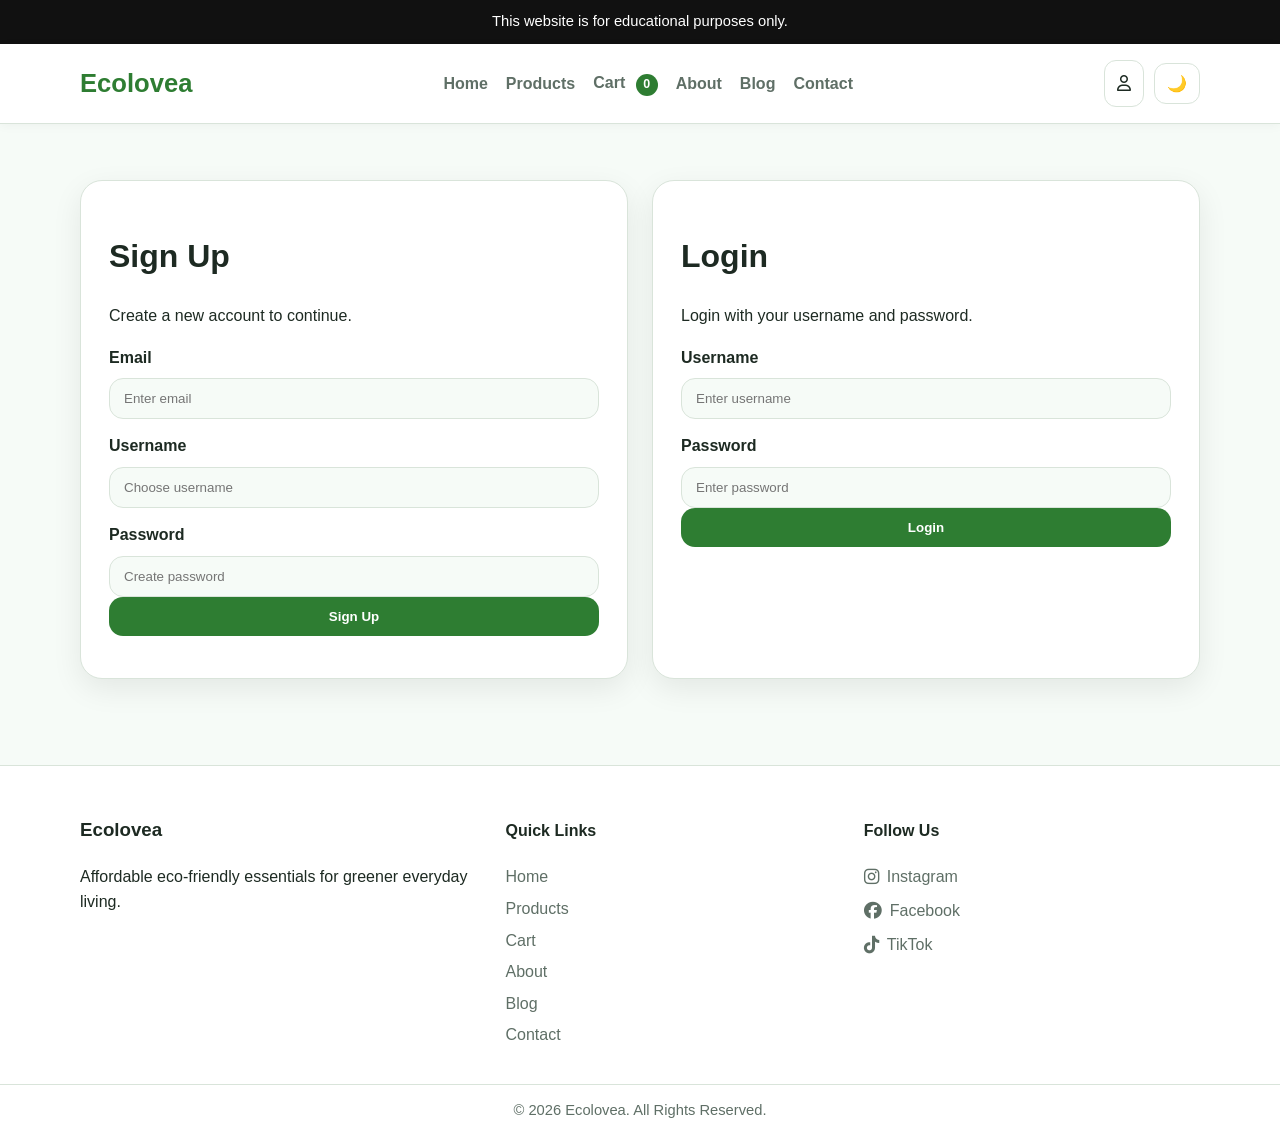
<file: login.html>
<!DOCTYPE html>
<html lang="en">
<head>
  <meta charset="UTF-8" />
  <meta name="viewport" content="width=device-width, initial-scale=1.0" />
  <title>Ecolovea | Account</title>
  <link rel="stylesheet" href="style.css" />
  <link
    rel="stylesheet"
    href="https://cdnjs.cloudflare.com/ajax/libs/font-awesome/6.5.2/css/all.min.css"
  />
</head>
<body>
  <div class="top-disclaimer">
    This website is for educational purposes only.
  </div>

  <header class="site-header">
    <div class="container nav-wrap">
      <a href="index.html" class="brand">Ecolovea</a>

      <nav class="nav" id="navMenu">
        <a href="index.html">Home</a>
        <a href="products.html">Products</a>
        <a href="cart.html">Cart <span id="cartCount" class="cart-count">0</span></a>
        <a href="about.html">About</a>
        <a href="blog.html">Blog</a>
        <a href="contact.html">Contact</a>
      </nav>

      <div class="nav-actions">
        <a href="login.html" class="account-link active" aria-label="User account">
          <i class="fa-regular fa-user"></i>
        </a>
        <button class="theme-btn" id="themeToggle" aria-label="Toggle dark mode">🌙</button>
        <button class="menu-btn" id="menuToggle" aria-label="Open menu">☰</button>
      </div>
    </div>
  </header>

  <main class="section">
    <div class="container auth-split">
      <div class="auth-card">
        <h1>Sign Up</h1>
        <p>Create a new account to continue.</p>

        <form onsubmit="handleSignup(event)">
          <label for="signupEmail">Email</label>
          <input type="email" id="signupEmail" placeholder="Enter email" required />

          <label for="signupUsername">Username</label>
          <input type="text" id="signupUsername" placeholder="Choose username" required />

          <label for="signupPassword">Password</label>
          <input type="password" id="signupPassword" placeholder="Create password" required />

          <button type="submit" class="btn btn-primary full-width">Sign Up</button>
        </form>

        <p id="signupMessage" class="small-note"></p>
      </div>

      <div class="auth-card">
        <h1>Login</h1>
        <p>Login with your username and password.</p>

        <form onsubmit="handleLogin(event)">
          <label for="loginUsername">Username</label>
          <input type="text" id="loginUsername" placeholder="Enter username" required />

          <label for="loginPassword">Password</label>
          <input type="password" id="loginPassword" placeholder="Enter password" required />

          <button type="submit" class="btn btn-primary full-width">Login</button>
        </form>

        <p id="loginMessage" class="small-note"></p>
      </div>
    </div>
  </main>

  <footer class="site-footer">
    <div class="container footer-grid">
      <div>
        <h3>Ecolovea</h3>
        <p>Affordable eco-friendly essentials for greener everyday living.</p>
      </div>

      <div>
        <h4>Quick Links</h4>
        <a href="index.html">Home</a>
        <a href="products.html">Products</a>
        <a href="cart.html">Cart</a>
        <a href="about.html">About</a>
        <a href="blog.html">Blog</a>
        <a href="contact.html">Contact</a>
      </div>

      <div>
        <h4>Follow Us</h4>
        <div class="social-icons">
          <a href="https://www.instagram.com/" target="_blank" rel="noopener" aria-label="Instagram">
            <i class="fa-brands fa-instagram"></i> Instagram
          </a>
          <a href="https://www.facebook.com/" target="_blank" rel="noopener" aria-label="Facebook">
            <i class="fa-brands fa-facebook"></i> Facebook
          </a>
          <a href="https://www.tiktok.com/" target="_blank" rel="noopener" aria-label="TikTok">
            <i class="fa-brands fa-tiktok"></i> TikTok
          </a>
        </div>
      </div>
    </div>

    <div class="footer-bottom">
      <p>© 2026 Ecolovea. All Rights Reserved.</p>
    </div>
  </footer>

  <script src="script.js"></script>
</body>
</html>
</file>
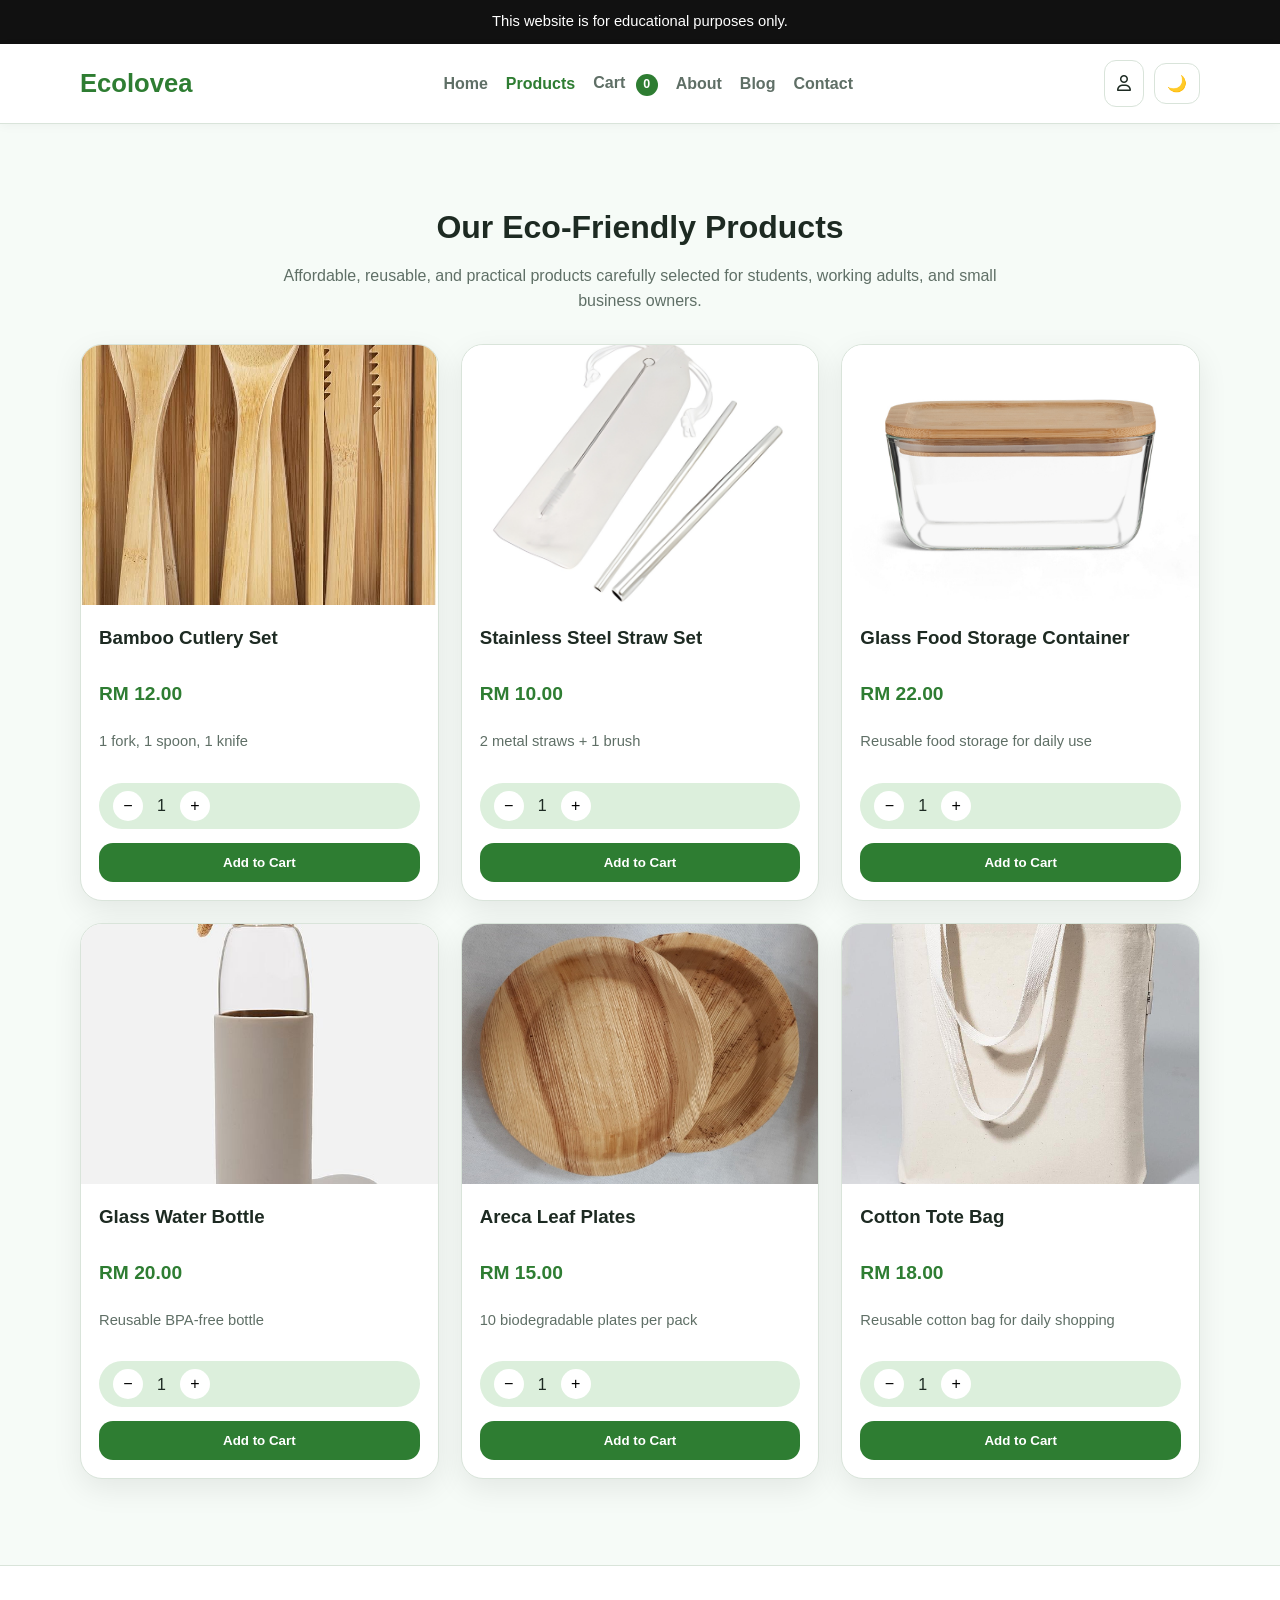
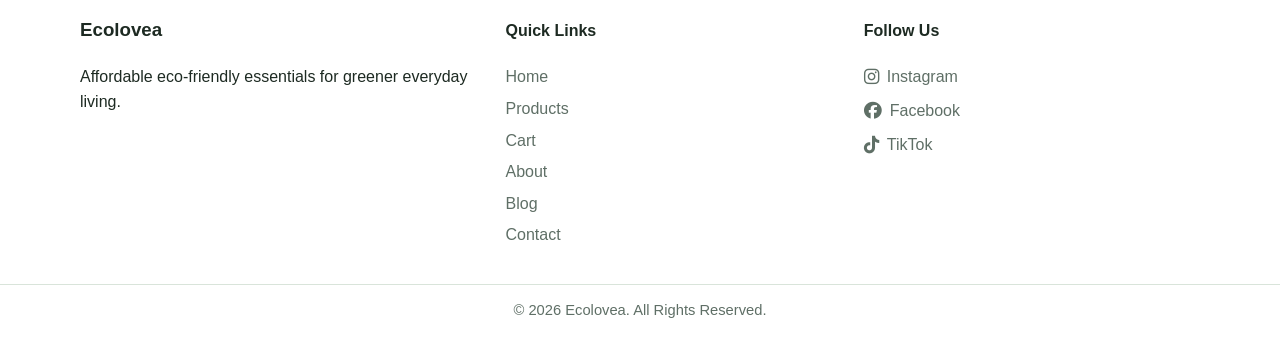
<file: products.html>
<!DOCTYPE html>
<html lang="en">
<head>
  <meta charset="UTF-8" />
  <meta name="viewport" content="width=device-width, initial-scale=1.0" />
  <title>Ecolovea | Products</title>
  <link rel="stylesheet" href="style.css" />
  <link
    rel="stylesheet"
    href="https://cdnjs.cloudflare.com/ajax/libs/font-awesome/6.5.2/css/all.min.css"
  />
</head>
<body>
  <div class="top-disclaimer">
    This website is for educational purposes only.
  </div>

  <header class="site-header">
    <div class="container nav-wrap">
      <a href="index.html" class="brand">Ecolovea</a>

      <nav class="nav" id="navMenu">
        <a href="index.html">Home</a>
        <a href="products.html" class="active">Products</a>
        <a href="cart.html">Cart <span id="cartCount" class="cart-count">0</span></a>
        <a href="about.html">About</a>
        <a href="blog.html">Blog</a>
        <a href="contact.html">Contact</a>
      </nav>

      <div class="nav-actions">
        <a href="login.html" class="account-link" aria-label="User account">
          <i class="fa-regular fa-user"></i>
        </a>
        <button class="theme-btn" id="themeToggle" aria-label="Toggle dark mode">🌙</button>
        <button class="menu-btn" id="menuToggle" aria-label="Open menu">☰</button>
      </div>
    </div>
  </header>

  <main class="section">
    <div class="container">
      <div class="section-title">
        <h1>Our Eco-Friendly Products</h1>
        <p>
          Affordable, reusable, and practical products carefully selected for students,
          working adults, and small business owners.
        </p>
      </div>

      <div class="product-grid product-page-grid">
        <article class="product-card">
          <img src="fork spoon.jpg" alt="Bamboo cutlery set" />
          <div class="product-info">
            <h3>Bamboo Cutlery Set</h3>
            <p class="price">RM 12.00</p>
            <p class="small-text">1 fork, 1 spoon, 1 knife</p>
            <div class="quantity-wrap">
              <button onclick="changeQty('qty1', -1)">−</button>
              <span id="qty1">1</span>
              <button onclick="changeQty('qty1', 1)">+</button>
            </div>
            <button class="btn btn-primary" onclick="addFromQty('Bamboo Cutlery Set', 12, 'qty1', 'fork spoon.jpg')">Add to Cart</button>
          </div>
        </article>

        <article class="product-card">
          <img src="straw set.jpeg" alt="Stainless steel straw set" />
          <div class="product-info">
            <h3>Stainless Steel Straw Set</h3>
            <p class="price">RM 10.00</p>
            <p class="small-text">2 metal straws + 1 brush</p>
            <div class="quantity-wrap">
              <button onclick="changeQty('qty2', -1)">−</button>
              <span id="qty2">1</span>
              <button onclick="changeQty('qty2', 1)">+</button>
            </div>
            <button class="btn btn-primary" onclick="addFromQty('Stainless Steel Straw Set', 10, 'qty2', 'straw set.jpeg')">Add to Cart</button>
          </div>
        </article>

        <article class="product-card">
          <img src="Glass Food Storage Container.jpg" alt="Glass food storage container" />
          <div class="product-info">
            <h3>Glass Food Storage Container</h3>
            <p class="price">RM 22.00</p>
            <p class="small-text">Reusable food storage for daily use</p>
            <div class="quantity-wrap">
              <button onclick="changeQty('qty3', -1)">−</button>
              <span id="qty3">1</span>
              <button onclick="changeQty('qty3', 1)">+</button>
            </div>
            <button class="btn btn-primary" onclick="addFromQty('Glass Food Storage Container', 22, 'qty3', 'Glass Food Storage Container.jpg')">Add to Cart</button>
          </div>
        </article>

        <article class="product-card">
          <img src="Glass Water Bottle.jpg" alt="Glass water bottle" />
          <div class="product-info">
            <h3>Glass Water Bottle</h3>
            <p class="price">RM 20.00</p>
            <p class="small-text">Reusable BPA-free bottle</p>
            <div class="quantity-wrap">
              <button onclick="changeQty('qty4', -1)">−</button>
              <span id="qty4">1</span>
              <button onclick="changeQty('qty4', 1)">+</button>
            </div>
            <button class="btn btn-primary" onclick="addFromQty('Glass Water Bottle', 20, 'qty4', 'Glass Water Bottle.jpg')">Add to Cart</button>
          </div>
        </article>

        <article class="product-card">
          <img src="Areca Leaf Plates.jpg" alt="Areca leaf plates" />
          <div class="product-info">
            <h3>Areca Leaf Plates</h3>
            <p class="price">RM 15.00</p>
            <p class="small-text">10 biodegradable plates per pack</p>
            <div class="quantity-wrap">
              <button onclick="changeQty('qty5', -1)">−</button>
              <span id="qty5">1</span>
              <button onclick="changeQty('qty5', 1)">+</button>
            </div>
            <button class="btn btn-primary" onclick="addFromQty('Areca Leaf Plates', 15, 'qty5', 'Areca Leaf Plates.jpg')">Add to Cart</button>
          </div>
        </article>

        <article class="product-card">
          <img src="Cotton Tote Bag.jpg" alt="Cotton tote bag" />
          <div class="product-info">
            <h3>Cotton Tote Bag</h3>
            <p class="price">RM 18.00</p>
            <p class="small-text">Reusable cotton bag for daily shopping</p>
            <div class="quantity-wrap">
              <button onclick="changeQty('qty6', -1)">−</button>
              <span id="qty6">1</span>
              <button onclick="changeQty('qty6', 1)">+</button>
            </div>
            <button class="btn btn-primary" onclick="addFromQty('Cotton Tote Bag', 18, 'qty6', 'Cotton Tote Bag.jpg')">Add to Cart</button>
          </div>
        </article>
      </div>
    </div>
  </main>

  <footer class="site-footer">
    <div class="container footer-grid">
      <div>
        <h3>Ecolovea</h3>
        <p>Affordable eco-friendly essentials for greener everyday living.</p>
      </div>

      <div>
        <h4>Quick Links</h4>
        <a href="index.html">Home</a>
        <a href="products.html">Products</a>
        <a href="cart.html">Cart</a>
        <a href="about.html">About</a>
        <a href="blog.html">Blog</a>
        <a href="contact.html">Contact</a>
      </div>

      <div>
        <h4>Follow Us</h4>
        <div class="social-icons">
          <a href="https://www.instagram.com/" target="_blank" rel="noopener" aria-label="Instagram">
            <i class="fa-brands fa-instagram"></i> Instagram
          </a>
          <a href="https://www.facebook.com/" target="_blank" rel="noopener" aria-label="Facebook">
            <i class="fa-brands fa-facebook"></i> Facebook
          </a>
          <a href="https://www.tiktok.com/" target="_blank" rel="noopener" aria-label="TikTok">
            <i class="fa-brands fa-tiktok"></i> TikTok
          </a>
        </div>
      </div>
    </div>

    <div class="footer-bottom">
      <p>© 2026 Ecolovea. All Rights Reserved.</p>
    </div>
  </footer>

  <div class="toast" id="toast"></div>

  <script src="script.js"></script>
</body>
</html>
</file>
<file: style.css>
:root {
  --bg: #f6fbf7;
  --card: #ffffff;
  --text: #1d2a22;
  --muted: #5f6f66;
  --primary: #2e7d32;
  --primary-dark: #1f5f24;
  --accent: #dcefdc;
  --border: #d9e4da;
  --shadow: 0 10px 30px rgba(0, 0, 0, 0.08);
}

body.dark {
  --bg: #111714;
  --card: #1a221d;
  --text: #eef6f0;
  --muted: #b7c7bc;
  --primary: #66bb6a;
  --primary-dark: #4a9d4f;
  --accent: #203127;
  --border: #2b3a31;
  --shadow: 0 10px 30px rgba(0, 0, 0, 0.35);
}

* {
  box-sizing: border-box;
}

html {
  scroll-behavior: smooth;
}

body {
  margin: 0;
  font-family: Arial, Helvetica, sans-serif;
  background: var(--bg);
  color: var(--text);
  line-height: 1.6;
}

img {
  width: 100%;
  display: block;
  border-radius: 16px;
}

a {
  color: inherit;
  text-decoration: none;
}

.container {
  width: min(1120px, 92%);
  margin: 0 auto;
}

.top-disclaimer {
  background: #111;
  color: #fff;
  text-align: center;
  padding: 10px 16px;
  font-size: 0.92rem;
}

.site-header {
  position: sticky;
  top: 0;
  z-index: 1000;
  background: var(--card);
  border-bottom: 1px solid var(--border);
  box-shadow: 0 2px 10px rgba(0, 0, 0, 0.04);
}

.nav-wrap {
  display: flex;
  align-items: center;
  justify-content: space-between;
  gap: 20px;
  padding: 16px 0;
  position: relative;
}

.brand {
  font-size: 1.6rem;
  font-weight: 700;
  color: var(--primary);
}

.nav {
  display: flex;
  gap: 18px;
  align-items: center;
}

.nav a {
  color: var(--muted);
  font-weight: 600;
  transition: 0.25s ease;
}

.nav a:hover,
.nav a.active {
  color: var(--primary);
}

.nav-actions {
  display: flex;
  align-items: center;
  gap: 10px;
}

.account-link,
.theme-btn,
.menu-btn {
  border: 1px solid var(--border);
  background: var(--card);
  color: var(--text);
  border-radius: 12px;
  padding: 10px 12px;
  cursor: pointer;
  font-size: 1rem;
}

.menu-btn {
  display: none;
}

.cart-count {
  display: inline-flex;
  min-width: 22px;
  height: 22px;
  align-items: center;
  justify-content: center;
  background: var(--primary);
  color: #fff;
  border-radius: 999px;
  font-size: 0.78rem;
  margin-left: 6px;
  padding: 0 6px;
}

.hero {
  padding: 64px 0;
}

.hero-grid {
  display: grid;
  grid-template-columns: 1.1fr 1fr;
  gap: 34px;
  align-items: center;
}

.hero-text h1 {
  font-size: clamp(2rem, 4vw, 3.4rem);
  line-height: 1.15;
  margin: 10px 0 16px;
}

.hero-text p {
  color: var(--muted);
  max-width: 620px;
}

.eyebrow {
  display: inline-block;
  background: var(--accent);
  color: var(--primary);
  padding: 8px 14px;
  border-radius: 999px;
  font-weight: 700;
  font-size: 0.9rem;
}

.hero-buttons {
  display: flex;
  gap: 12px;
  margin-top: 22px;
  flex-wrap: wrap;
}

.hero-card {
  background: var(--card);
  border: 1px solid var(--border);
  border-radius: 24px;
  padding: 14px;
  box-shadow: var(--shadow);
  animation: floatIn 0.8s ease;
}

.section {
  padding: 56px 0;
}

.alt-bg {
  background: linear-gradient(to bottom, transparent, rgba(46, 125, 50, 0.04));
}

.section-title {
  text-align: center;
  margin-bottom: 30px;
}

.section-title.left-align {
  text-align: left;
}

.section-title h1,
.section-title h2 {
  margin-bottom: 10px;
}

.section-title p {
  color: var(--muted);
  max-width: 760px;
  margin: 0 auto;
}

.left-align p {
  margin: 0;
  max-width: 700px;
}

.feature-grid,
.about-grid,
.product-grid,
.footer-grid,
.two-col {
  display: grid;
  gap: 22px;
}

.feature-grid {
  grid-template-columns: repeat(3, 1fr);
}

.feature-card,
.info-box,
.product-card,
.auth-card,
.summary-panel,
.cart-panel,
.checkout-form-panel,
.voucher-banner {
  background: var(--card);
  border: 1px solid var(--border);
  border-radius: 22px;
  box-shadow: var(--shadow);
}

.feature-card,
.info-box,
.voucher-banner {
  padding: 24px;
}

.voucher-banner {
  text-align: center;
  margin-bottom: 24px;
  background: var(--accent);
}

.voucher-box {
  margin-top: 12px;
  padding: 12px;
  border-radius: 12px;
  background: var(--accent);
  color: var(--primary-dark);
  font-weight: 700;
}

.voucher-apply-box {
  margin-bottom: 18px;
  padding: 14px;
  border: 1px solid var(--border);
  border-radius: 16px;
  background: var(--accent);
}

.voucher-apply-box input {
  width: 100%;
  padding: 12px;
  border: 1px solid var(--border);
  border-radius: 12px;
  margin: 10px 0 12px;
  background: var(--bg);
  color: var(--text);
}

.article-unlock-btn {
  margin-top: 10px;
}

.feature-icon {
  width: 58px;
  height: 58px;
  display: grid;
  place-items: center;
  border-radius: 16px;
  background: var(--accent);
  font-size: 1.5rem;
  margin-bottom: 14px;
}

.product-grid {
  grid-template-columns: repeat(3, 1fr);
}

.product-card {
  overflow: hidden;
  transition: transform 0.25s ease, box-shadow 0.25s ease;
  display: flex;
  flex-direction: column;
  height: 100%;
}

.product-card:hover {
  transform: translateY(-5px);
}

.product-card img {
  width: 100%;
  height: 260px;
  object-fit: cover;
  object-position: center;
  border-radius: 16px 16px 0 0;
  background: #f2f2f2;
}

.product-info {
  padding: 18px;
  display: flex;
  flex-direction: column;
  flex-grow: 1;
}

.product-info h3 {
  margin: 0 0 8px;
  min-height: 48px;
}

.price {
  color: var(--primary);
  font-size: 1.2rem;
  font-weight: 700;
  margin: 0 0 6px;
}

.small-text,
.small-note,
.voucher-status {
  color: var(--muted);
  font-size: 0.92rem;
}

.quantity-wrap {
  display: inline-flex;
  align-items: center;
  gap: 14px;
  background: var(--accent);
  border-radius: 999px;
  padding: 8px 14px;
  margin: 14px 0;
}

.quantity-wrap button {
  border: none;
  background: var(--card);
  width: 30px;
  height: 30px;
  border-radius: 50%;
  cursor: pointer;
  font-size: 1rem;
}

.btn {
  display: inline-block;
  border: none;
  border-radius: 14px;
  padding: 12px 18px;
  font-weight: 700;
  cursor: pointer;
  transition: 0.25s ease;
}

.btn-primary {
  background: var(--primary);
  color: #fff;
}

.btn-primary:hover {
  background: var(--primary-dark);
}

.btn-secondary {
  background: var(--accent);
  color: var(--primary);
}

.btn-secondary:hover {
  opacity: 0.9;
}

.product-info .btn {
  margin-top: auto;
}

.full-width {
  width: 100%;
  text-align: center;
}

.center-spaced {
  text-align: center;
  margin-top: 24px;
}

.clean-list {
  padding-left: 20px;
  margin: 0;
}

.clean-list li {
  margin-bottom: 8px;
}

.cart-layout,
.checkout-layout {
  display: grid;
  grid-template-columns: 1.4fr 0.9fr;
  gap: 24px;
}

.cart-panel,
.summary-panel,
.checkout-form-panel {
  padding: 24px;
}

.cart-item {
  display: grid;
  grid-template-columns: 84px 1fr auto;
  gap: 14px;
  align-items: center;
  padding: 14px 0;
  border-bottom: 1px solid var(--border);
}

.cart-item img {
  width: 84px;
  height: 84px;
  object-fit: cover;
  object-position: center;
  border-radius: 14px;
}

.cart-item h4 {
  margin: 0 0 4px;
}

.cart-controls {
  display: flex;
  align-items: center;
  gap: 8px;
  margin-top: 10px;
  flex-wrap: wrap;
}

.cart-controls button {
  border: 1px solid var(--border);
  background: var(--card);
  color: var(--text);
  border-radius: 10px;
  padding: 6px 10px;
  cursor: pointer;
}

.remove-btn {
  color: #c62828;
}

.summary-row {
  display: flex;
  justify-content: space-between;
  margin: 14px 0;
}

.total-row {
  font-size: 1.15rem;
  font-weight: 700;
  border-top: 1px solid var(--border);
  padding-top: 14px;
}

.empty-state {
  text-align: center;
  padding: 30px 0;
}

.hidden {
  display: none !important;
}

.checkout-form label,
.auth-card label,
.contact-form label {
  display: block;
  font-weight: 700;
  margin: 14px 0 8px;
}

.checkout-form input,
.checkout-form textarea,
.checkout-form select,
.auth-card input,
.contact-form input,
.contact-form textarea {
  width: 100%;
  padding: 12px 14px;
  border: 1px solid var(--border);
  border-radius: 14px;
  background: var(--bg);
  color: var(--text);
}

.contact-form textarea {
  resize: vertical;
}

.form-grid {
  display: grid;
  grid-template-columns: repeat(2, 1fr);
  gap: 16px;
}

.payment-title {
  margin-top: 26px;
}

.fake-payment-box {
  background: var(--accent);
  border-radius: 18px;
  padding: 18px;
  margin: 14px 0 22px;
}

.payment-methods {
  display: flex;
  gap: 20px;
  flex-wrap: wrap;
  margin-bottom: 16px;
}

.auth-split {
  display: grid;
  grid-template-columns: 1fr 1fr;
  gap: 24px;
}

.auth-card {
  width: 100%;
  padding: 28px;
}

/* Contact Page */
.contact-layout {
  display: grid;
  grid-template-columns: 1fr 1fr;
  gap: 24px;
}

.contact-card {
  background: var(--card);
  border: 1px solid var(--border);
  border-radius: 22px;
  box-shadow: var(--shadow);
  padding: 28px;
}

.contact-info-list {
  display: grid;
  gap: 18px;
  margin-top: 22px;
}

.contact-info-item {
  display: flex;
  gap: 14px;
  align-items: flex-start;
  padding: 14px;
  background: var(--accent);
  border-radius: 16px;
}

.contact-info-item i {
  color: var(--primary);
  font-size: 1.3rem;
  margin-top: 4px;
}

.contact-info-item h3 {
  margin: 0 0 4px;
}

.contact-info-item p {
  margin: 0;
  color: var(--muted);
}

/* Footer */
.site-footer {
  margin-top: 30px;
  background: var(--card);
  border-top: 1px solid var(--border);
}

.footer-grid {
  grid-template-columns: 1.2fr 1fr 1fr;
  padding: 30px 0;
}

.footer-grid a {
  display: block;
  color: var(--muted);
  margin: 6px 0;
}

.social-icons a {
  display: flex;
  align-items: center;
  gap: 8px;
  color: var(--muted);
  margin: 8px 0;
  transition: 0.25s ease;
}

.social-icons a:hover {
  color: var(--primary);
}

.social-icons i {
  font-size: 1.1rem;
}

.footer-bottom {
  border-top: 1px solid var(--border);
  text-align: center;
  padding: 14px 16px;
  color: var(--muted);
  font-size: 0.92rem;
}

.footer-bottom p {
  margin: 0;
}

.toast {
  position: fixed;
  bottom: 22px;
  right: 22px;
  background: #111;
  color: #fff;
  padding: 12px 16px;
  border-radius: 12px;
  opacity: 0;
  transform: translateY(20px);
  pointer-events: none;
  transition: 0.3s ease;
  z-index: 9999;
}

.toast.show {
  opacity: 1;
  transform: translateY(0);
}

.modal {
  position: fixed;
  inset: 0;
  background: rgba(0, 0, 0, 0.55);
  display: grid;
  place-items: center;
  padding: 20px;
  z-index: 9999;
}

.modal-content {
  background: var(--card);
  color: var(--text);
  border-radius: 22px;
  padding: 28px;
  width: min(460px, 100%);
  text-align: center;
  box-shadow: var(--shadow);
}

@keyframes floatIn {
  from {
    opacity: 0;
    transform: translateY(18px);
  }
  to {
    opacity: 1;
    transform: translateY(0);
  }
}

@media (max-width: 900px) {
  .hero-grid,
  .cart-layout,
  .checkout-layout,
  .feature-grid,
  .product-grid,
  .footer-grid,
  .two-col,
  .about-grid,
  .auth-split,
  .contact-layout {
    grid-template-columns: 1fr;
  }

  .form-grid {
    grid-template-columns: 1fr;
  }

  .nav {
    position: absolute;
    top: 74px;
    right: 4%;
    background: var(--card);
    border: 1px solid var(--border);
    box-shadow: var(--shadow);
    border-radius: 18px;
    padding: 14px;
    display: none;
    flex-direction: column;
    min-width: 220px;
  }

  .nav.show {
    display: flex;
  }

  .menu-btn {
    display: inline-block;
  }
}

@media (max-width: 600px) {
  .hero {
    padding: 42px 0;
  }

  .hero-text h1 {
    font-size: 2rem;
  }

  .product-card img {
    height: 220px;
  }

  .product-info,
  .cart-panel,
  .summary-panel,
  .checkout-form-panel,
  .auth-card,
  .feature-card,
  .info-box,
  .voucher-banner,
  .contact-card {
    padding: 18px;
  }

  .cart-item {
    grid-template-columns: 1fr;
  }

  .cart-item img {
    width: 100%;
    height: 180px;
  }
}
</file>
